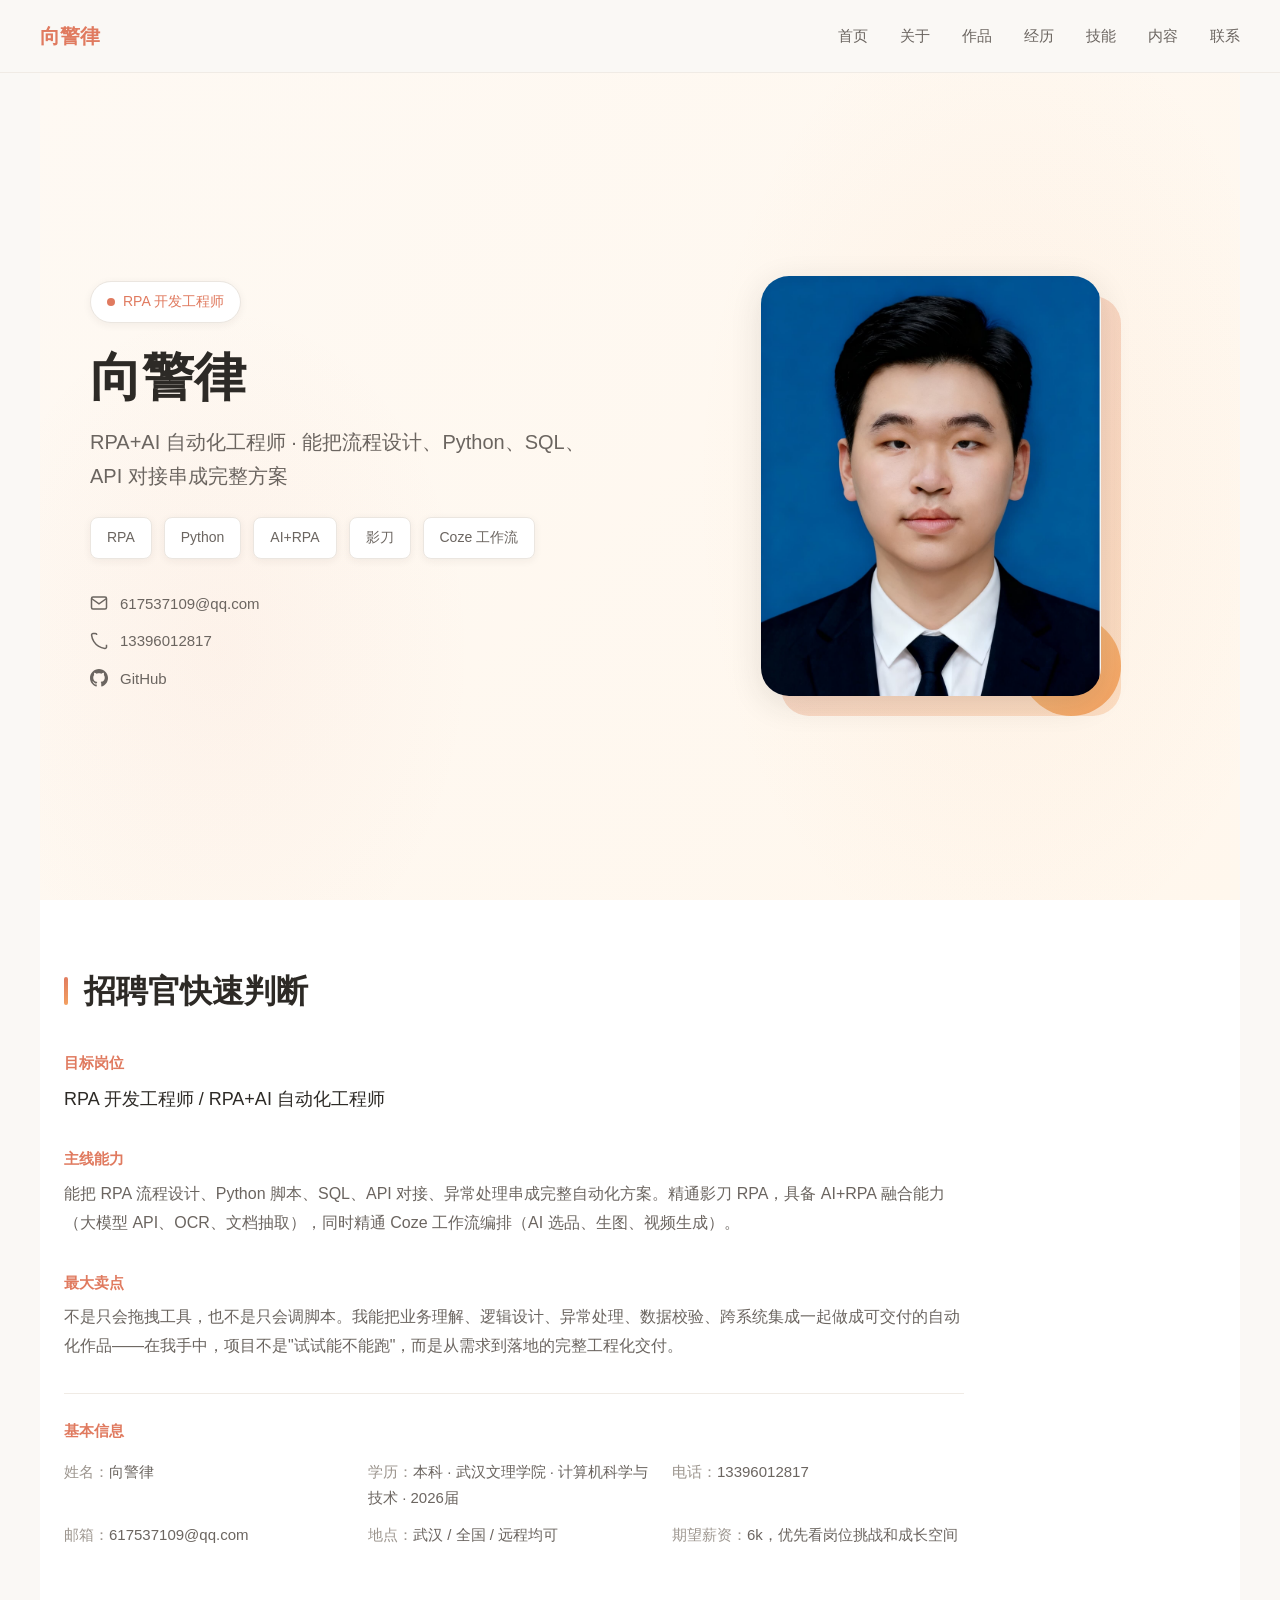
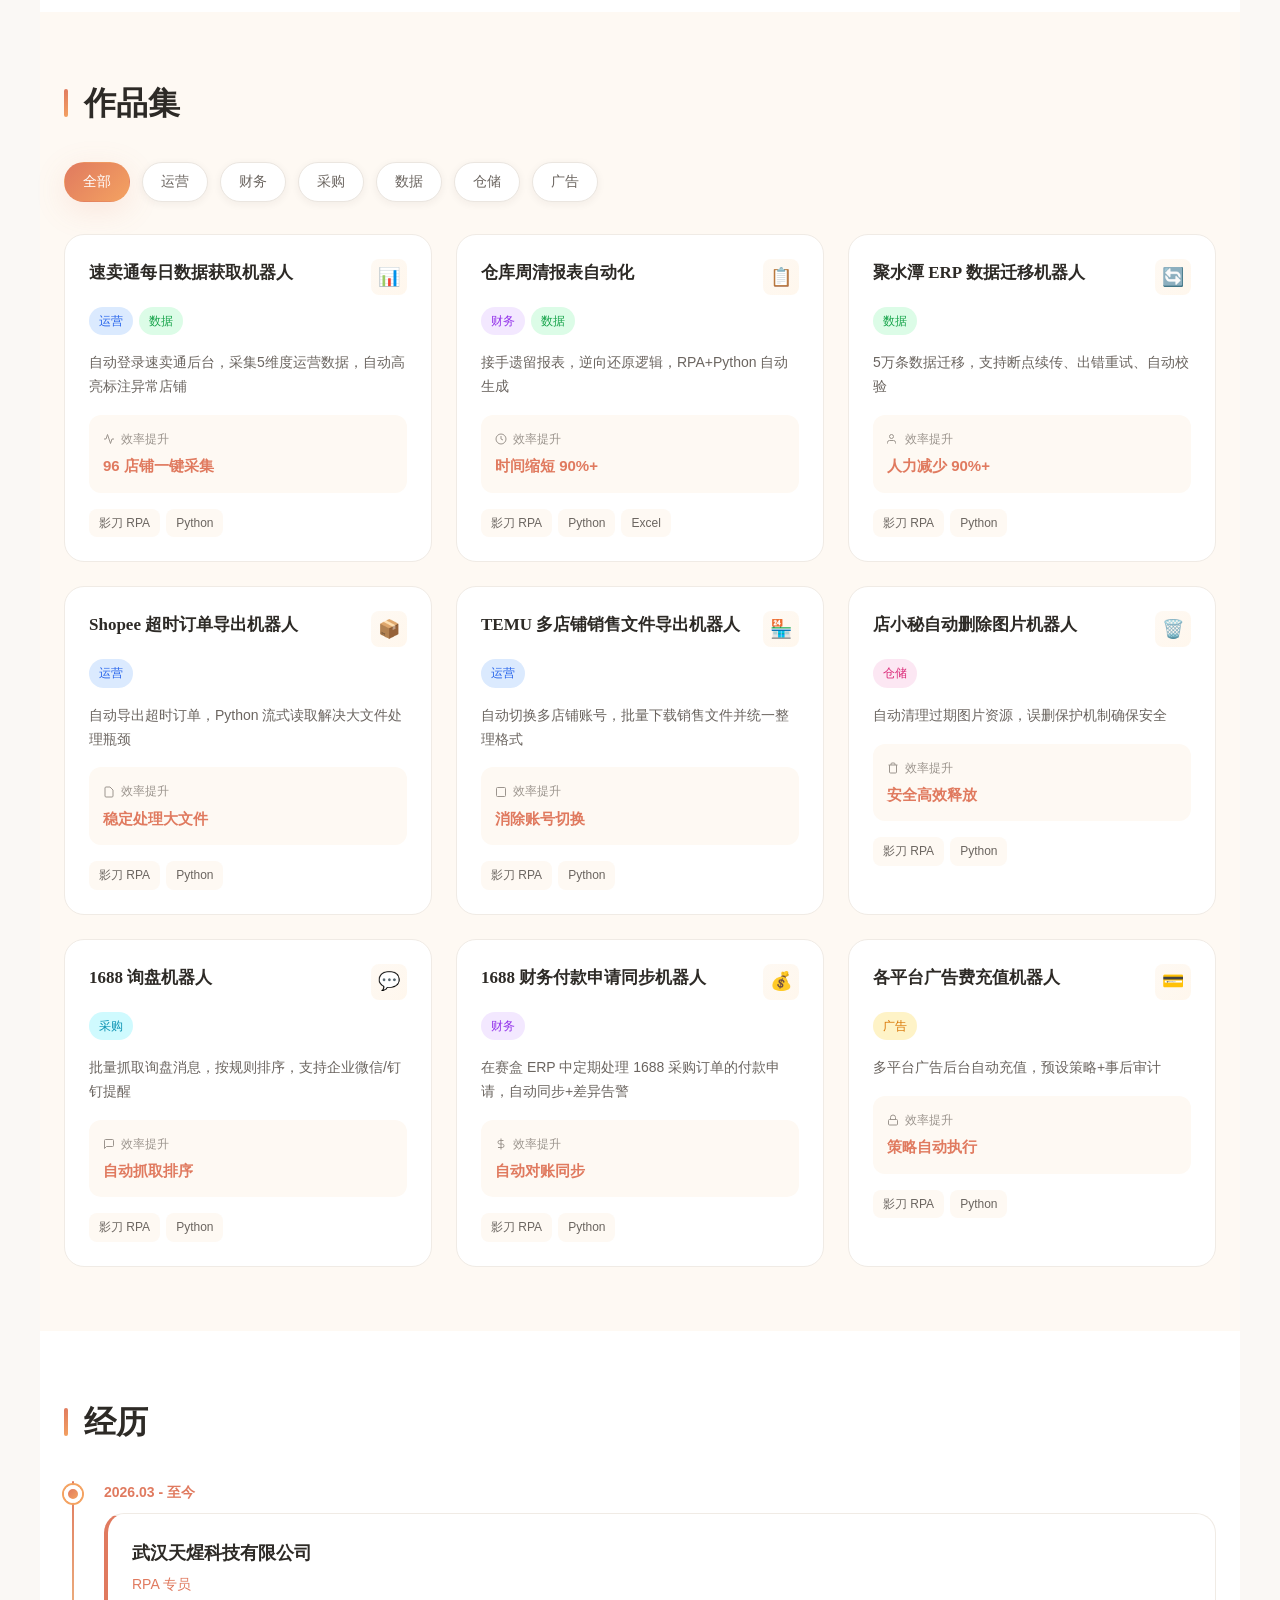
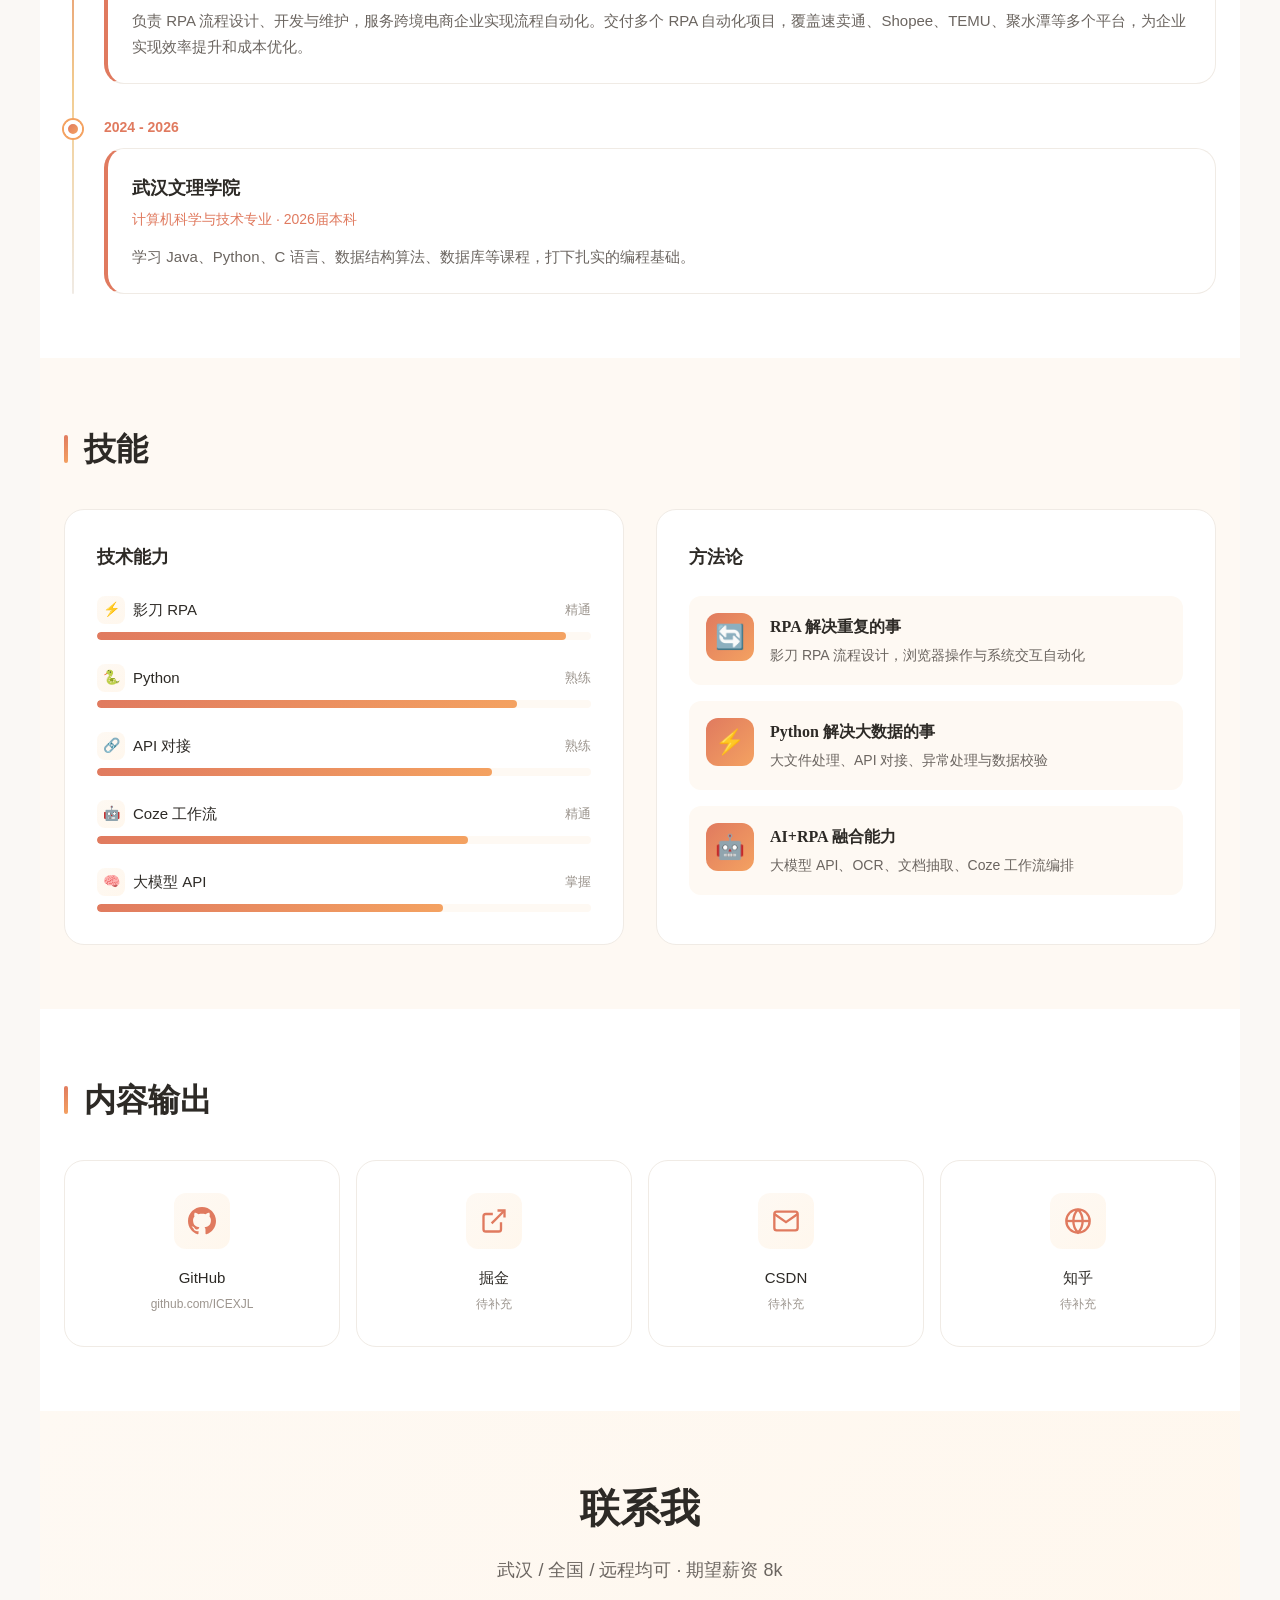
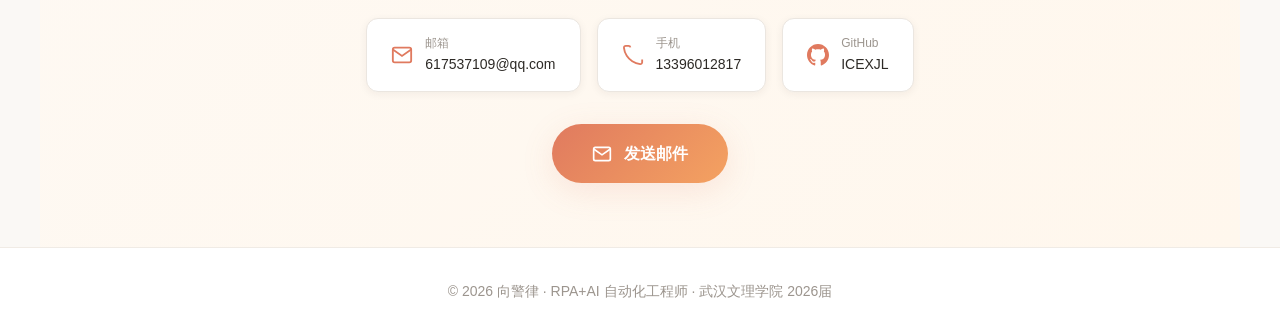
<file: index.html>
<!DOCTYPE html>
<html lang="zh-CN">
<head>
    <meta charset="UTF-8">
    <meta name="viewport" content="width=device-width, initial-scale=1.0">
    <title>向警律 - RPA开发工程师</title>
    <style>
        /* ========== CSS Variables - Warm Light Theme ========== */
        :root {
            --bg-primary: #faf8f5;
            --bg-secondary: #ffffff;
            --bg-card: #ffffff;
            --bg-warm: #fef9f3;
            --bg-accent: #fff7ed;
            
            /* Warm Colors - Orange/Coral/Peach */
            --primary: #e07a5f;
            --primary-light: #f4a261;
            --primary-dark: #c45c3e;
            --accent: #f2cc8f;
            --accent-warm: #fde8d8;
            
            /* Neutrals */
            --text-primary: #2d2a26;
            --text-secondary: #6b6560;
            --text-muted: #9c958e;
            --border-color: #ebe6e0;
            --border-light: #f0ebe5;
            
            /* Shadows */
            --shadow-sm: 0 2px 8px rgba(45, 42, 38, 0.06);
            --shadow-md: 0 4px 16px rgba(45, 42, 38, 0.08);
            --shadow-lg: 0 8px 32px rgba(45, 42, 38, 0.12);
            --shadow-warm: 0 8px 32px rgba(224, 122, 95, 0.15);
            
            /* Gradients */
            --gradient-primary: linear-gradient(135deg, #e07a5f 0%, #f4a261 100%);
            --gradient-warm: linear-gradient(135deg, #fef9f3 0%, #fff7ed 100%);
            --gradient-accent: linear-gradient(135deg, #f2cc8f 0%, #f4a261 100%);
            
            /* Typography */
            --font-display: 'Noto Serif SC', 'Songti SC', serif;
            --font-body: -apple-system, BlinkMacSystemFont, 'Segoe UI', 'PingFang SC', 'Hiragino Sans GB', 'Microsoft YaHei', sans-serif;
            
            /* Spacing */
            --space-xs: 8px;
            --space-sm: 12px;
            --space-md: 16px;
            --space-lg: 24px;
            --space-xl: 32px;
            --space-2xl: 48px;
            --space-3xl: 64px;
            
            /* Border Radius */
            --radius-sm: 8px;
            --radius-md: 12px;
            --radius-lg: 20px;
            --radius-xl: 28px;
            
            /* Transitions */
            --transition-fast: 150ms ease;
            --transition-normal: 250ms ease;
            --transition-slow: 400ms ease;
        }

        /* ========== Reset ========== */
        * {
            margin: 0;
            padding: 0;
            box-sizing: border-box;
        }

        html {
            scroll-behavior: smooth;
        }

        body {
            font-family: var(--font-body);
            background: var(--bg-primary);
            color: var(--text-primary);
            line-height: 1.7;
            min-height: 100vh;
        }

        a {
            color: inherit;
            text-decoration: none;
        }

        img {
            max-width: 100%;
        }

        /* ========== Navigation ========== */
        .nav {
            position: fixed;
            top: 0;
            left: 0;
            right: 0;
            z-index: 1000;
            background: rgba(250, 248, 245, 0.95);
            backdrop-filter: blur(10px);
            border-bottom: 1px solid var(--border-light);
            padding: 0 var(--space-lg);
        }

        .nav-container {
            max-width: 1200px;
            margin: 0 auto;
            display: flex;
            align-items: center;
            justify-content: space-between;
            height: 72px;
        }

        .nav-logo {
            font-family: var(--font-display);
            font-size: 20px;
            font-weight: 600;
            color: var(--primary);
        }

        .nav-links {
            display: flex;
            gap: var(--space-xl);
            list-style: none;
        }

        .nav-links a {
            font-size: 15px;
            color: var(--text-secondary);
            transition: color var(--transition-fast);
            position: relative;
            padding: 4px 0;
        }

        .nav-links a:hover {
            color: var(--primary);
        }

        .nav-links a::after {
            content: '';
            position: absolute;
            bottom: 0;
            left: 0;
            width: 0;
            height: 2px;
            background: var(--gradient-primary);
            transition: width var(--transition-normal);
            border-radius: 1px;
        }

        .nav-links a:hover::after {
            width: 100%;
        }

        .nav-toggle {
            display: none;
            flex-direction: column;
            gap: 5px;
            cursor: pointer;
            padding: 8px;
        }

        .nav-toggle span {
            width: 24px;
            height: 2px;
            background: var(--text-primary);
            border-radius: 1px;
        }

        /* ========== Main Content ========== */
        main {
            padding-top: 72px;
        }

        section {
            padding: var(--space-3xl) var(--space-lg);
            max-width: 1200px;
            margin: 0 auto;
        }

        .section-title {
            font-family: var(--font-display);
            font-size: 32px;
            font-weight: 600;
            color: var(--text-primary);
            margin-bottom: var(--space-xl);
            display: flex;
            align-items: center;
            gap: var(--space-md);
        }

        .section-title::before {
            content: '';
            width: 4px;
            height: 28px;
            background: var(--gradient-primary);
            border-radius: 2px;
        }

        /* ========== Hero Section ========== */
        .hero {
            min-height: calc(100vh - 72px);
            display: flex;
            align-items: center;
            justify-content: center;
            padding: var(--space-3xl) var(--space-lg);
            background: var(--gradient-warm);
            position: relative;
            overflow: hidden;
        }

        .hero::before {
            content: '';
            position: absolute;
            top: -20%;
            right: -10%;
            width: 60%;
            height: 140%;
            background: radial-gradient(ellipse at center, rgba(244, 162, 97, 0.08) 0%, transparent 60%);
            pointer-events: none;
        }

        .hero::after {
            content: '';
            position: absolute;
            bottom: -20%;
            left: -10%;
            width: 50%;
            height: 100%;
            background: radial-gradient(ellipse at center, rgba(224, 122, 95, 0.05) 0%, transparent 60%);
            pointer-events: none;
        }

        .hero-content {
            display: grid;
            grid-template-columns: 1fr 1fr;
            gap: var(--space-3xl);
            align-items: center;
            max-width: 1100px;
            position: relative;
            z-index: 1;
        }

        .hero-text {
            animation: fadeInLeft 0.8s ease-out;
        }

        @keyframes fadeInLeft {
            from { opacity: 0; transform: translateX(-30px); }
            to { opacity: 1; transform: translateX(0); }
        }

        .hero-badge {
            display: inline-flex;
            align-items: center;
            gap: var(--space-xs);
            padding: 8px 16px;
            background: var(--bg-card);
            border: 1px solid var(--border-color);
            border-radius: 50px;
            font-size: 14px;
            color: var(--primary);
            margin-bottom: var(--space-lg);
            box-shadow: var(--shadow-sm);
        }

        .hero-badge-dot {
            width: 8px;
            height: 8px;
            background: var(--primary);
            border-radius: 50%;
            animation: pulse 2s ease-in-out infinite;
        }

        @keyframes pulse {
            0%, 100% { opacity: 1; }
            50% { opacity: 0.5; }
        }

        .hero-name {
            font-family: var(--font-display);
            font-size: 52px;
            font-weight: 700;
            color: var(--text-primary);
            line-height: 1.2;
            margin-bottom: var(--space-md);
            animation: fadeInLeft 0.8s ease-out 0.1s both;
        }

        .hero-title {
            font-size: 20px;
            color: var(--text-secondary);
            margin-bottom: var(--space-lg);
            animation: fadeInLeft 0.8s ease-out 0.2s both;
        }

        .hero-tags {
            display: flex;
            flex-wrap: wrap;
            gap: var(--space-sm);
            margin-bottom: var(--space-xl);
            animation: fadeInLeft 0.8s ease-out 0.3s both;
        }

        .hero-tag {
            padding: 8px 16px;
            background: var(--bg-card);
            border: 1px solid var(--border-color);
            border-radius: var(--radius-sm);
            font-size: 14px;
            color: var(--text-secondary);
            transition: all var(--transition-normal);
            box-shadow: var(--shadow-sm);
        }

        .hero-tag:hover {
            border-color: var(--primary);
            color: var(--primary);
            transform: translateY(-2px);
            box-shadow: var(--shadow-md);
        }

        .hero-contact {
            display: flex;
            flex-direction: column;
            gap: var(--space-sm);
            animation: fadeInLeft 0.8s ease-out 0.4s both;
        }

        .hero-contact-item {
            display: flex;
            align-items: center;
            gap: var(--space-sm);
            font-size: 15px;
            color: var(--text-secondary);
            transition: all var(--transition-normal);
        }

        .hero-contact-item:hover {
            color: var(--primary);
            transform: translateX(4px);
        }

        .hero-contact-item svg {
            width: 18px;
            height: 18px;
            flex-shrink: 0;
        }

        .hero-image {
            display: flex;
            justify-content: center;
            animation: fadeInRight 0.8s ease-out 0.2s both;
        }

        @keyframes fadeInRight {
            from { opacity: 0; transform: translateX(30px); }
            to { opacity: 1; transform: translateX(0); }
        }

        .hero-photo-wrapper {
            position: relative;
            width: 340px;
            height: 420px;
        }

        .hero-photo {
            width: 100%;
            height: 100%;
            object-fit: cover;
            border-radius: var(--radius-xl);
            box-shadow: var(--shadow-lg);
            position: relative;
            z-index: 2;
        }

        .hero-photo-bg {
            position: absolute;
            top: 20px;
            left: 20px;
            right: -20px;
            bottom: -20px;
            background: var(--gradient-primary);
            border-radius: var(--radius-xl);
            z-index: 1;
            opacity: 0.3;
        }

        .hero-photo-decoration {
            position: absolute;
            bottom: -20px;
            right: -20px;
            width: 100px;
            height: 100px;
            background: var(--gradient-accent);
            border-radius: 50%;
            z-index: 0;
        }

        /* ========== About Section ========== */
        .about {
            background: var(--bg-secondary);
        }

        .about-grid {
            display: grid;
            grid-template-columns: repeat(3, 1fr);
            gap: var(--space-lg);
        }

        .about-card {
            background: var(--bg-card);
            border: 1px solid var(--border-light);
            border-radius: var(--radius-lg);
            padding: var(--space-xl);
            transition: all var(--transition-normal);
            opacity: 0;
            transform: translateY(30px);
        }

        .about-card.visible {
            opacity: 1;
            transform: translateY(0);
        }

        .about-card:hover {
            border-color: var(--accent);
            box-shadow: var(--shadow-warm);
            transform: translateY(-4px);
        }

        .about-card-icon {
            width: 56px;
            height: 56px;
            background: var(--gradient-warm);
            border-radius: var(--radius-md);
            display: flex;
            align-items: center;
            justify-content: center;
            margin-bottom: var(--space-md);
            font-size: 28px;
        }

        .about-card-title {
            font-family: var(--font-display);
            font-size: 18px;
            font-weight: 600;
            color: var(--text-primary);
            margin-bottom: var(--space-sm);
        }

        .about-card-text {
            font-size: 15px;
            color: var(--text-secondary);
            line-height: 1.8;
        }

        /* ========== Projects Section ========== */
        .projects {
            background: var(--bg-warm);
        }

        .projects-filters {
            display: flex;
            flex-wrap: wrap;
            gap: var(--space-sm);
            margin-bottom: var(--space-xl);
        }

        .filter-btn {
            padding: 10px 18px;
            background: var(--bg-card);
            border: 1px solid var(--border-color);
            border-radius: 50px;
            font-size: 14px;
            color: var(--text-secondary);
            cursor: pointer;
            transition: all var(--transition-fast);
            box-shadow: var(--shadow-sm);
        }

        .filter-btn:hover {
            border-color: var(--primary);
            color: var(--primary);
        }

        .filter-btn.active {
            background: var(--gradient-primary);
            border-color: transparent;
            color: white;
            box-shadow: var(--shadow-warm);
        }

        .projects-grid {
            display: grid;
            grid-template-columns: repeat(3, 1fr);
            gap: var(--space-lg);
        }

        .project-card {
            background: var(--bg-card);
            border: 1px solid var(--border-light);
            border-radius: var(--radius-lg);
            padding: var(--space-lg);
            transition: all var(--transition-normal);
            opacity: 0;
            transform: translateY(30px);
        }

        .project-card.visible {
            opacity: 1;
            transform: translateY(0);
        }

        .project-card:hover {
            border-color: var(--accent);
            box-shadow: var(--shadow-lg);
            transform: translateY(-6px);
        }

        .project-card.hidden {
            display: none;
        }

        .project-header {
            display: flex;
            justify-content: space-between;
            align-items: flex-start;
            margin-bottom: var(--space-sm);
        }

        .project-name {
            font-family: var(--font-display);
            font-size: 17px;
            font-weight: 600;
            color: var(--text-primary);
            flex: 1;
        }

        .project-icon {
            width: 36px;
            height: 36px;
            background: var(--gradient-warm);
            border-radius: var(--radius-sm);
            display: flex;
            align-items: center;
            justify-content: center;
            font-size: 18px;
            flex-shrink: 0;
        }

        .project-tags {
            display: flex;
            flex-wrap: wrap;
            gap: 6px;
            margin-bottom: var(--space-md);
        }

        .project-tag {
            padding: 4px 10px;
            border-radius: 50px;
            font-size: 12px;
            font-weight: 500;
        }

        .tag-yunying { background: #dbeafe; color: #2563eb; }
        .tag-caiwu { background: #f3e8ff; color: #9333ea; }
        .tag-caigou { background: #cffafe; color: #0891b2; }
        .tag-shuju { background: #dcfce7; color: #16a34a; }
        .tag-cangchu { background: #fce7f3; color: #db2777; }
        .tag-guangao { background: #fef3c7; color: #d97706; }
        .tag-jishu { background: #fef3f2; color: #e07a5f; }

        .project-desc {
            font-size: 14px;
            color: var(--text-secondary);
            line-height: 1.7;
            margin-bottom: var(--space-md);
        }

        .project-stats {
            background: var(--bg-warm);
            border-radius: var(--radius-md);
            padding: 14px;
            margin-bottom: var(--space-md);
        }

        .project-stats-label {
            font-size: 12px;
            color: var(--text-muted);
            margin-bottom: 4px;
            display: flex;
            align-items: center;
            gap: 6px;
        }

        .project-stats-value {
            font-size: 15px;
            font-weight: 600;
            color: var(--primary);
        }

        .project-tech {
            display: flex;
            flex-wrap: wrap;
            gap: 6px;
        }

        .project-tech-tag {
            padding: 4px 10px;
            background: var(--bg-warm);
            border-radius: var(--radius-sm);
            font-size: 12px;
            color: var(--text-secondary);
        }

        /* ========== Experience Section ========== */
        .experience {
            background: var(--bg-secondary);
        }

        .timeline {
            position: relative;
            padding-left: 40px;
        }

        .timeline::before {
            content: '';
            position: absolute;
            left: 8px;
            top: 0;
            bottom: 0;
            width: 2px;
            background: linear-gradient(to bottom, var(--primary), var(--accent), var(--border-light));
            border-radius: 1px;
        }

        .timeline-item {
            position: relative;
            padding-bottom: var(--space-xl);
            opacity: 0;
            transform: translateX(-20px);
        }

        .timeline-item.visible {
            opacity: 1;
            transform: translateX(0);
        }

        .timeline-item:last-child {
            padding-bottom: 0;
        }

        .timeline-dot {
            position: absolute;
            left: -40px;
            top: 4px;
            width: 18px;
            height: 18px;
            background: var(--gradient-primary);
            border-radius: 50%;
            border: 4px solid var(--bg-secondary);
            box-shadow: 0 0 0 2px var(--primary-light);
        }

        .timeline-date {
            font-size: 14px;
            font-weight: 600;
            color: var(--primary);
            margin-bottom: var(--space-xs);
        }

        .timeline-card {
            background: var(--bg-card);
            border: 1px solid var(--border-light);
            border-left: 4px solid var(--primary);
            border-radius: var(--radius-lg);
            padding: var(--space-lg);
            transition: all var(--transition-normal);
        }

        .timeline-card:hover {
            box-shadow: var(--shadow-md);
            transform: translateX(4px);
        }

        .timeline-company {
            font-family: var(--font-display);
            font-size: 18px;
            font-weight: 600;
            color: var(--text-primary);
            margin-bottom: 4px;
        }

        .timeline-position {
            font-size: 14px;
            color: var(--primary);
            margin-bottom: var(--space-sm);
        }

        .timeline-desc {
            font-size: 15px;
            color: var(--text-secondary);
            line-height: 1.7;
        }

        /* ========== Skills Section ========== */
        .skills {
            background: var(--bg-warm);
        }

        .skills-container {
            display: grid;
            grid-template-columns: 1fr 1fr;
            gap: var(--space-xl);
        }

        .skills-chart {
            background: var(--bg-card);
            border: 1px solid var(--border-light);
            border-radius: var(--radius-lg);
            padding: var(--space-xl);
            opacity: 0;
            transform: translateY(30px);
        }

        .skills-chart.visible {
            opacity: 1;
            transform: translateY(0);
        }

        .skills-chart-title {
            font-family: var(--font-display);
            font-size: 18px;
            font-weight: 600;
            color: var(--text-primary);
            margin-bottom: var(--space-lg);
        }

        .skill-item {
            margin-bottom: var(--space-lg);
        }

        .skill-item:last-child {
            margin-bottom: 0;
        }

        .skill-header {
            display: flex;
            justify-content: space-between;
            align-items: center;
            margin-bottom: var(--space-xs);
        }

        .skill-name {
            font-size: 15px;
            color: var(--text-primary);
            display: flex;
            align-items: center;
            gap: var(--space-xs);
        }

        .skill-icon {
            width: 28px;
            height: 28px;
            background: var(--gradient-warm);
            border-radius: var(--radius-sm);
            display: flex;
            align-items: center;
            justify-content: center;
            font-size: 14px;
        }

        .skill-level {
            font-size: 13px;
            color: var(--text-muted);
        }

        .skill-bar {
            height: 8px;
            background: var(--bg-warm);
            border-radius: 4px;
            overflow: hidden;
        }

        .skill-progress {
            height: 100%;
            background: var(--gradient-primary);
            border-radius: 4px;
            width: 0;
            transition: width 1.2s ease-out;
        }

        .skill-item.visible .skill-progress {
            width: var(--progress);
        }

        .skills-method {
            background: var(--bg-card);
            border: 1px solid var(--border-light);
            border-radius: var(--radius-lg);
            padding: var(--space-xl);
            opacity: 0;
            transform: translateY(30px);
        }

        .skills-method.visible {
            opacity: 1;
            transform: translateY(0);
        }

        .method-item {
            display: flex;
            gap: var(--space-md);
            padding: var(--space-md);
            background: var(--bg-warm);
            border-radius: var(--radius-md);
            margin-bottom: var(--space-md);
            transition: all var(--transition-normal);
            border: 1px solid transparent;
        }

        .method-item:last-child {
            margin-bottom: 0;
        }

        .method-item:hover {
            border-color: var(--accent);
            transform: translateX(4px);
        }

        .method-icon {
            width: 48px;
            height: 48px;
            background: var(--gradient-primary);
            border-radius: var(--radius-md);
            display: flex;
            align-items: center;
            justify-content: center;
            flex-shrink: 0;
            font-size: 24px;
        }

        .method-content h4 {
            font-family: var(--font-display);
            font-size: 16px;
            font-weight: 600;
            color: var(--text-primary);
            margin-bottom: 4px;
        }

        .method-content p {
            font-size: 14px;
            color: var(--text-secondary);
        }

        /* ========== Content Section ========== */
        .content {
            background: var(--bg-secondary);
        }

        .content-grid {
            display: grid;
            grid-template-columns: repeat(4, 1fr);
            gap: var(--space-md);
        }

        .content-card {
            background: var(--bg-card);
            border: 1px solid var(--border-light);
            border-radius: var(--radius-lg);
            padding: var(--space-xl) var(--space-md);
            text-align: center;
            transition: all var(--transition-normal);
            opacity: 0;
            transform: translateY(20px);
        }

        .content-card.visible {
            opacity: 1;
            transform: translateY(0);
        }

        .content-card:hover {
            border-color: var(--accent);
            box-shadow: var(--shadow-warm);
            transform: translateY(-4px);
        }

        .content-icon {
            width: 56px;
            height: 56px;
            margin: 0 auto var(--space-md);
            background: var(--gradient-warm);
            border-radius: var(--radius-md);
            display: flex;
            align-items: center;
            justify-content: center;
        }

        .content-icon svg {
            width: 28px;
            height: 28px;
            color: var(--primary);
        }

        .content-name {
            font-size: 15px;
            font-weight: 500;
            color: var(--text-primary);
            margin-bottom: 4px;
        }

        .content-link {
            font-size: 12px;
            color: var(--text-muted);
            word-break: break-all;
        }

        /* ========== Contact Section ========== */
        .contact {
            text-align: center;
            padding: var(--space-3xl) var(--space-lg);
            background: var(--gradient-warm);
        }

        .contact-title {
            font-family: var(--font-display);
            font-size: 40px;
            font-weight: 700;
            color: var(--text-primary);
            margin-bottom: var(--space-sm);
        }

        .contact-subtitle {
            font-size: 18px;
            color: var(--text-secondary);
            margin-bottom: var(--space-xl);
        }

        .contact-methods {
            display: flex;
            justify-content: center;
            gap: var(--space-md);
            margin-bottom: var(--space-xl);
            flex-wrap: wrap;
        }

        .contact-item {
            display: flex;
            align-items: center;
            gap: var(--space-sm);
            padding: 14px 24px;
            background: var(--bg-card);
            border: 1px solid var(--border-color);
            border-radius: var(--radius-md);
            transition: all var(--transition-normal);
            box-shadow: var(--shadow-sm);
        }

        .contact-item:hover {
            border-color: var(--primary);
            box-shadow: var(--shadow-warm);
            transform: translateY(-2px);
        }

        .contact-item svg {
            width: 22px;
            height: 22px;
            color: var(--primary);
        }

        .contact-item-text {
            text-align: left;
        }

        .contact-item-label {
            font-size: 12px;
            color: var(--text-muted);
        }

        .contact-item-value {
            font-size: 14px;
            color: var(--text-primary);
        }

        .contact-cta {
            display: inline-flex;
            align-items: center;
            gap: var(--space-sm);
            padding: 16px 40px;
            background: var(--gradient-primary);
            border-radius: 50px;
            font-size: 16px;
            font-weight: 600;
            color: white;
            transition: all var(--transition-normal);
            box-shadow: var(--shadow-warm);
        }

        .contact-cta:hover {
            transform: translateY(-3px);
            box-shadow: 0 12px 40px rgba(224, 122, 95, 0.3);
        }

        .contact-cta:active {
            transform: scale(0.98);
        }

        /* ========== Footer ========== */
        footer {
            text-align: center;
            padding: var(--space-xl) var(--space-lg);
            background: var(--bg-secondary);
            border-top: 1px solid var(--border-light);
            color: var(--text-muted);
            font-size: 14px;
        }

        /* ========== Responsive ========== */
        @media (max-width: 1024px) {
            .hero-content {
                grid-template-columns: 1fr;
                text-align: center;
                gap: var(--space-xl);
            }

            .hero-image {
                order: -1;
            }

            .hero-photo-wrapper {
                width: 280px;
                height: 350px;
            }

            .hero-tags {
                justify-content: center;
            }

            .hero-contact {
                align-items: center;
            }

            .about-grid {
                grid-template-columns: 1fr;
            }

            .projects-grid {
                grid-template-columns: repeat(2, 1fr);
            }

            .skills-container {
                grid-template-columns: 1fr;
            }

            .content-grid {
                grid-template-columns: repeat(3, 1fr);
            }
        }

        @media (max-width: 768px) {
            .nav-links {
                display: none;
                position: absolute;
                top: 72px;
                left: 0;
                right: 0;
                background: rgba(250, 248, 245, 0.98);
                flex-direction: column;
                padding: var(--space-lg);
                gap: var(--space-md);
                border-bottom: 1px solid var(--border-light);
            }

            .nav-links.active {
                display: flex;
            }

            .nav-toggle {
                display: flex;
            }

            section {
                padding: var(--space-2xl) var(--space-md);
            }

            .section-title {
                font-size: 26px;
            }

            .hero {
                min-height: auto;
                padding: 100px var(--space-md) var(--space-2xl);
            }

            .hero-name {
                font-size: 36px;
            }

            .hero-title {
                font-size: 16px;
            }

            .hero-photo-wrapper {
                width: 240px;
                height: 300px;
            }

            .projects-grid {
                grid-template-columns: 1fr;
            }

            .content-grid {
                grid-template-columns: repeat(2, 1fr);
            }

            .contact-methods {
                flex-direction: column;
                align-items: center;
            }

            .contact-item {
                width: 100%;
                max-width: 300px;
            }
        }

        /* ========== Animation ========== */
        .fade-in {
            opacity: 0;
            transform: translateY(20px);
        }

        .fade-in.visible {
            opacity: 1;
            transform: translateY(0);
        }
    </style>
</head>
<body>
    <!-- Navigation -->
    <nav class="nav">
        <div class="nav-container">
            <div class="nav-logo">向警律</div>
            <ul class="nav-links" id="navLinks">
                <li><a href="#hero">首页</a></li>
                <li><a href="#about">关于</a></li>
                <li><a href="#projects">作品</a></li>
                <li><a href="#experience">经历</a></li>
                <li><a href="#skills">技能</a></li>
                <li><a href="#content">内容</a></li>
                <li><a href="#contact">联系</a></li>
            </ul>
            <div class="nav-toggle" id="navToggle">
                <span></span>
                <span></span>
                <span></span>
            </div>
        </div>
    </nav>

    <main>
        <!-- Hero Section -->
        <section class="hero" id="hero">
            <div class="hero-content">
                <div class="hero-text">
                    <div class="hero-badge">
                        <span class="hero-badge-dot"></span>
                        RPA 开发工程师
                    </div>
                    <h1 class="hero-name">向警律</h1>
                    <p class="hero-title">RPA+AI 自动化工程师 · 能把流程设计、Python、SQL、API 对接串成完整方案</p>
                    <div class="hero-tags">
                        <span class="hero-tag">RPA</span>
                        <span class="hero-tag">Python</span>
                        <span class="hero-tag">AI+RPA</span>
                        <span class="hero-tag">影刀</span>
                        <span class="hero-tag">Coze 工作流</span>
                    </div>
                    <div class="hero-contact">
                        <a href="mailto:617537109@qq.com" class="hero-contact-item">
                            <svg viewBox="0 0 24 24" fill="none" stroke="currentColor" stroke-width="2">
                                <rect x="2" y="4" width="20" height="16" rx="2"/>
                                <path d="M22 6l-10 7L2 6"/>
                            </svg>
                            617537109@qq.com
                        </a>
                        <a href="tel:13396012817" class="hero-contact-item">
                            <svg viewBox="0 0 24 24" fill="none" stroke="currentColor" stroke-width="2">
                                <path d="M22 16.92v3a2 2 0 0 1-2.18 2 19.79 19.79 0 0 1-8.63-3.07 19.5 19.5 0 0 1-6-6 19.79 19.79 0 0 1-3.07-8.67A2 2 0 0 1 4.11 2h3a2 2 0 0 1 2 1.72"/>
                            </svg>
                            13396012817
                        </a>
                        <a href="https://github.com/ICEXJL/13396012817" target="_blank" class="hero-contact-item">
                            <svg viewBox="0 0 24 24" fill="currentColor">
                                <path d="M12 0c-6.626 0-12 5.373-12 12 0 5.302 3.438 9.8 8.207 11.387.599.111.793-.261.793-.577v-2.234c-3.338.726-4.033-1.416-4.033-1.416-.546-1.387-1.333-1.756-1.333-1.756-1.089-.745.083-.729.083-.729 1.205.084 1.839 1.237 1.839 1.237 1.07 1.834 2.807 1.304 3.492.997.107-.775.418-1.305.762-1.604-2.665-.305-5.467-1.334-5.467-5.931 0-1.311.469-2.381 1.236-3.221-.124-.303-.535-1.524.117-3.176 0 0 1.008-.322 3.301 1.23.957-.266 1.983-.399 3.003-.404 1.02.005 2.047.138 3.006.404 2.291-1.552 3.297-1.23 3.297-1.23.653 1.653.242 2.874.118 3.176.77.84 1.235 1.911 1.235 3.221 0 4.609-2.807 5.624-5.479 5.921.43.372.823 1.102.823 2.222v3.293c0 .319.192.694.801.576 4.765-1.589 8.199-6.086 8.199-11.386 0-6.627-5.373-12-12-12z"/>
                            </svg>
                            GitHub
                        </a>
                    </div>
                </div>
                <div class="hero-image">
                    <div class="hero-photo-wrapper">
                        <div class="hero-photo-bg"></div>
                        <img src="photo.jpg" alt="向警律" class="hero-photo">
                        <div class="hero-photo-decoration"></div>
                    </div>
                </div>
            </div>
        </section>

        <!-- About Section -->
        <section class="about" id="about">
            <h2 class="section-title">招聘官快速判断</h2>
            <div style="max-width: 900px;">
                <!-- 目标岗位 -->
                <div style="margin-bottom: 32px;">
                    <div style="font-size: 15px; font-weight: 600; color: var(--primary); margin-bottom: 8px;">目标岗位</div>
                    <p style="font-size: 18px; color: var(--text-primary); font-weight: 500;">RPA 开发工程师 / RPA+AI 自动化工程师</p>
                </div>
                
                <!-- 主线能力 -->
                <div style="margin-bottom: 32px;">
                    <div style="font-size: 15px; font-weight: 600; color: var(--primary); margin-bottom: 8px;">主线能力</div>
                    <p style="font-size: 16px; color: var(--text-secondary); line-height: 1.8;">能把 RPA 流程设计、Python 脚本、SQL、API 对接、异常处理串成完整自动化方案。精通影刀 RPA，具备 AI+RPA 融合能力（大模型 API、OCR、文档抽取），同时精通 Coze 工作流编排（AI 选品、生图、视频生成）。</p>
                </div>
                
                <!-- 最大卖点 -->
                <div style="margin-bottom: 32px;">
                    <div style="font-size: 15px; font-weight: 600; color: var(--primary); margin-bottom: 8px;">最大卖点</div>
                    <p style="font-size: 16px; color: var(--text-secondary); line-height: 1.8;">不是只会拖拽工具，也不是只会调脚本。我能把业务理解、逻辑设计、异常处理、数据校验、跨系统集成一起做成可交付的自动化作品——在我手中，项目不是"试试能不能跑"，而是从需求到落地的完整工程化交付。</p>
                </div>

                <!-- 基本信息 -->
                <div style="padding-top: 24px; border-top: 1px solid var(--border-light);">
                    <div style="font-size: 15px; font-weight: 600; color: var(--primary); margin-bottom: 16px;">基本信息</div>
                    <div style="display: grid; grid-template-columns: repeat(auto-fit, minmax(250px, 1fr)); gap: 12px;">
                        <div style="font-size: 15px; color: var(--text-secondary);">
                            <span style="color: var(--text-muted);">姓名：</span>向警律
                        </div>
                        <div style="font-size: 15px; color: var(--text-secondary);">
                            <span style="color: var(--text-muted);">学历：</span>本科 · 武汉文理学院 · 计算机科学与技术 · 2026届
                        </div>
                        <div style="font-size: 15px; color: var(--text-secondary);">
                            <span style="color: var(--text-muted);">电话：</span>13396012817
                        </div>
                        <div style="font-size: 15px; color: var(--text-secondary);">
                            <span style="color: var(--text-muted);">邮箱：</span>617537109@qq.com
                        </div>
                        <div style="font-size: 15px; color: var(--text-secondary);">
                            <span style="color: var(--text-muted);">地点：</span>武汉 / 全国 / 远程均可
                        </div>
                        <div style="font-size: 15px; color: var(--text-secondary);">
                            <span style="color: var(--text-muted);">期望薪资：</span>6k，优先看岗位挑战和成长空间
                        </div>
                    </div>
                </div>
            </div>
        </section>

        <!-- Projects Section -->
        <section class="projects" id="projects">
            <h2 class="section-title">作品集</h2>
            <div class="projects-filters">
                <button class="filter-btn active" data-filter="all">全部</button>
                <button class="filter-btn" data-filter="yunying">运营</button>
                <button class="filter-btn" data-filter="caiwu">财务</button>
                <button class="filter-btn" data-filter="caigou">采购</button>
                <button class="filter-btn" data-filter="shuju">数据</button>
                <button class="filter-btn" data-filter="cangchu">仓储</button>
                <button class="filter-btn" data-filter="guangao">广告</button>
            </div>
            <div class="projects-grid">
                <!-- 速卖通数据 -->
                <div class="project-card" data-animate data-categories="yunying,shuju">
                    <div class="project-header">
                        <h3 class="project-name">速卖通每日数据获取机器人</h3>
                        <div class="project-icon">📊</div>
                    </div>
                    <div class="project-tags">
                        <span class="project-tag tag-yunying">运营</span>
                        <span class="project-tag tag-shuju">数据</span>
                    </div>
                    <p class="project-desc">自动登录速卖通后台，采集5维度运营数据，自动高亮标注异常店铺</p>
                    <div class="project-stats">
                        <div class="project-stats-label">
                            <svg width="12" height="12" viewBox="0 0 24 24" fill="none" stroke="currentColor" stroke-width="2">
                                <path d="M22 12h-4l-3 9L9 3l-3 9H2"/>
                            </svg>
                            效率提升
                        </div>
                        <div class="project-stats-value">96 店铺一键采集</div>
                    </div>
                    <div class="project-tech">
                        <span class="project-tech-tag">影刀 RPA</span>
                        <span class="project-tech-tag">Python</span>
                    </div>
                </div>

                <!-- 周清报表 -->
                <div class="project-card" data-animate data-categories="caiwu,shuju">
                    <div class="project-header">
                        <h3 class="project-name">仓库周清报表自动化</h3>
                        <div class="project-icon">📋</div>
                    </div>
                    <div class="project-tags">
                        <span class="project-tag tag-caiwu">财务</span>
                        <span class="project-tag tag-shuju">数据</span>
                    </div>
                    <p class="project-desc">接手遗留报表，逆向还原逻辑，RPA+Python 自动生成</p>
                    <div class="project-stats">
                        <div class="project-stats-label">
                            <svg width="12" height="12" viewBox="0 0 24 24" fill="none" stroke="currentColor" stroke-width="2">
                                <circle cx="12" cy="12" r="10"/>
                                <polyline points="12 6 12 12 16 14"/>
                            </svg>
                            效率提升
                        </div>
                        <div class="project-stats-value">时间缩短 90%+</div>
                    </div>
                    <div class="project-tech">
                        <span class="project-tech-tag">影刀 RPA</span>
                        <span class="project-tech-tag">Python</span>
                        <span class="project-tech-tag">Excel</span>
                    </div>
                </div>

                <!-- 聚水潭 -->
                <div class="project-card" data-animate data-categories="shuju">
                    <div class="project-header">
                        <h3 class="project-name">聚水潭 ERP 数据迁移机器人</h3>
                        <div class="project-icon">🔄</div>
                    </div>
                    <div class="project-tags">
                        <span class="project-tag tag-shuju">数据</span>
                    </div>
                    <p class="project-desc">5万条数据迁移，支持断点续传、出错重试、自动校验</p>
                    <div class="project-stats">
                        <div class="project-stats-label">
                            <svg width="12" height="12" viewBox="0 0 24 24" fill="none" stroke="currentColor" stroke-width="2">
                                <path d="M17 21v-2a4 4 0 0 0-4-4H5a4 4 0 0 0-4 4v2"/>
                                <circle cx="9" cy="7" r="4"/>
                            </svg>
                            效率提升
                        </div>
                        <div class="project-stats-value">人力减少 90%+</div>
                    </div>
                    <div class="project-tech">
                        <span class="project-tech-tag">影刀 RPA</span>
                        <span class="project-tech-tag">Python</span>
                    </div>
                </div>

                <!-- Shopee -->
                <div class="project-card" data-animate data-categories="yunying">
                    <div class="project-header">
                        <h3 class="project-name">Shopee 超时订单导出机器人</h3>
                        <div class="project-icon">📦</div>
                    </div>
                    <div class="project-tags">
                        <span class="project-tag tag-yunying">运营</span>
                    </div>
                    <p class="project-desc">自动导出超时订单，Python 流式读取解决大文件处理瓶颈</p>
                    <div class="project-stats">
                        <div class="project-stats-label">
                            <svg width="12" height="12" viewBox="0 0 24 24" fill="none" stroke="currentColor" stroke-width="2">
                                <path d="M14 2H6a2 2 0 0 0-2 2v16a2 2 0 0 0 2 2h12a2 2 0 0 0 2-2V8z"/>
                            </svg>
                            效率提升
                        </div>
                        <div class="project-stats-value">稳定处理大文件</div>
                    </div>
                    <div class="project-tech">
                        <span class="project-tech-tag">影刀 RPA</span>
                        <span class="project-tech-tag">Python</span>
                    </div>
                </div>

                <!-- TEMU -->
                <div class="project-card" data-animate data-categories="yunying">
                    <div class="project-header">
                        <h3 class="project-name">TEMU 多店铺销售文件导出机器人</h3>
                        <div class="project-icon">🏪</div>
                    </div>
                    <div class="project-tags">
                        <span class="project-tag tag-yunying">运营</span>
                    </div>
                    <p class="project-desc">自动切换多店铺账号，批量下载销售文件并统一整理格式</p>
                    <div class="project-stats">
                        <div class="project-stats-label">
                            <svg width="12" height="12" viewBox="0 0 24 24" fill="none" stroke="currentColor" stroke-width="2">
                                <rect x="3" y="3" width="18" height="18" rx="2" ry="2"/>
                            </svg>
                            效率提升
                        </div>
                        <div class="project-stats-value">消除账号切换</div>
                    </div>
                    <div class="project-tech">
                        <span class="project-tech-tag">影刀 RPA</span>
                        <span class="project-tech-tag">Python</span>
                    </div>
                </div>

                <!-- 店小秘 -->
                <div class="project-card" data-animate data-categories="cangchu">
                    <div class="project-header">
                        <h3 class="project-name">店小秘自动删除图片机器人</h3>
                        <div class="project-icon">🗑️</div>
                    </div>
                    <div class="project-tags">
                        <span class="project-tag tag-cangchu">仓储</span>
                    </div>
                    <p class="project-desc">自动清理过期图片资源，误删保护机制确保安全</p>
                    <div class="project-stats">
                        <div class="project-stats-label">
                            <svg width="12" height="12" viewBox="0 0 24 24" fill="none" stroke="currentColor" stroke-width="2">
                                <polyline points="3 6 5 6 21 6"/>
                                <path d="M19 6v14a2 2 0 0 1-2 2H7a2 2 0 0 1-2-2V6m3 0V4a2 2 0 0 1 2-2h4a2 2 0 0 1 2 2v2"/>
                            </svg>
                            效率提升
                        </div>
                        <div class="project-stats-value">安全高效释放</div>
                    </div>
                    <div class="project-tech">
                        <span class="project-tech-tag">影刀 RPA</span>
                        <span class="project-tech-tag">Python</span>
                    </div>
                </div>

                <!-- 1688询盘 -->
                <div class="project-card" data-animate data-categories="caigou">
                    <div class="project-header">
                        <h3 class="project-name">1688 询盘机器人</h3>
                        <div class="project-icon">💬</div>
                    </div>
                    <div class="project-tags">
                        <span class="project-tag tag-caigou">采购</span>
                    </div>
                    <p class="project-desc">批量抓取询盘消息，按规则排序，支持企业微信/钉钉提醒</p>
                    <div class="project-stats">
                        <div class="project-stats-label">
                            <svg width="12" height="12" viewBox="0 0 24 24" fill="none" stroke="currentColor" stroke-width="2">
                                <path d="M21 15a2 2 0 0 1-2 2H7l-4 4V5a2 2 0 0 1 2-2h14a2 2 0 0 1 2 2z"/>
                            </svg>
                            效率提升
                        </div>
                        <div class="project-stats-value">自动抓取排序</div>
                    </div>
                    <div class="project-tech">
                        <span class="project-tech-tag">影刀 RPA</span>
                        <span class="project-tech-tag">Python</span>
                    </div>
                </div>

                <!-- 1688财务 -->
                <div class="project-card" data-animate data-categories="caiwu">
                    <div class="project-header">
                        <h3 class="project-name">1688 财务付款申请同步机器人</h3>
                        <div class="project-icon">💰</div>
                    </div>
                    <div class="project-tags">
                        <span class="project-tag tag-caiwu">财务</span>
                    </div>
                    <p class="project-desc">在赛盒 ERP 中定期处理 1688 采购订单的付款申请，自动同步+差异告警</p>
                    <div class="project-stats">
                        <div class="project-stats-label">
                            <svg width="12" height="12" viewBox="0 0 24 24" fill="none" stroke="currentColor" stroke-width="2">
                                <line x1="12" y1="1" x2="12" y2="23"/>
                                <path d="M17 5H9.5a3.5 3.5 0 0 0 0 7h5a3.5 3.5 0 0 1 0 7H6"/>
                            </svg>
                            效率提升
                        </div>
                        <div class="project-stats-value">自动对账同步</div>
                    </div>
                    <div class="project-tech">
                        <span class="project-tech-tag">影刀 RPA</span>
                        <span class="project-tech-tag">Python</span>
                    </div>
                </div>

                <!-- 广告充值 -->
                <div class="project-card" data-animate data-categories="guangao">
                    <div class="project-header">
                        <h3 class="project-name">各平台广告费充值机器人</h3>
                        <div class="project-icon">💳</div>
                    </div>
                    <div class="project-tags">
                        <span class="project-tag tag-guangao">广告</span>
                    </div>
                    <p class="project-desc">多平台广告后台自动充值，预设策略+事后审计</p>
                    <div class="project-stats">
                        <div class="project-stats-label">
                            <svg width="12" height="12" viewBox="0 0 24 24" fill="none" stroke="currentColor" stroke-width="2">
                                <rect x="3" y="11" width="18" height="11" rx="2" ry="2"/>
                                <path d="M7 11V7a5 5 0 0 1 10 0v4"/>
                            </svg>
                            效率提升
                        </div>
                        <div class="project-stats-value">策略自动执行</div>
                    </div>
                    <div class="project-tech">
                        <span class="project-tech-tag">影刀 RPA</span>
                        <span class="project-tech-tag">Python</span>
                    </div>
                </div>
            </div>
        </section>

        <!-- Experience Section -->
        <section class="experience" id="experience">
            <h2 class="section-title">经历</h2>
            <div class="timeline">
                <div class="timeline-item" data-animate>
                    <div class="timeline-dot"></div>
                    <div class="timeline-date">2026.03 - 至今</div>
                    <div class="timeline-card">
                        <h3 class="timeline-company">武汉天煋科技有限公司</h3>
                        <p class="timeline-position">RPA 专员</p>
                        <p class="timeline-desc">负责 RPA 流程设计、开发与维护，服务跨境电商企业实现流程自动化。交付多个 RPA 自动化项目，覆盖速卖通、Shopee、TEMU、聚水潭等多个平台，为企业实现效率提升和成本优化。</p>
                    </div>
                </div>
                <div class="timeline-item" data-animate>
                    <div class="timeline-dot"></div>
                    <div class="timeline-date">2024 - 2026</div>
                    <div class="timeline-card">
                        <h3 class="timeline-company">武汉文理学院</h3>
                        <p class="timeline-position">计算机科学与技术专业 · 2026届本科</p>
                        <p class="timeline-desc">学习 Java、Python、C 语言、数据结构算法、数据库等课程，打下扎实的编程基础。</p>
                    </div>
                </div>
            </div>
        </section>

        <!-- Skills Section -->
        <section class="skills" id="skills">
            <h2 class="section-title">技能</h2>
            <div class="skills-container">
                <div class="skills-chart" data-animate>
                    <h3 class="skills-chart-title">技术能力</h3>
                    
                    <div class="skill-item" data-animate style="--progress: 95%;">
                        <div class="skill-header">
                            <span class="skill-name">
                                <span class="skill-icon">⚡</span>
                                影刀 RPA
                            </span>
                            <span class="skill-level">精通</span>
                        </div>
                        <div class="skill-bar">
                            <div class="skill-progress"></div>
                        </div>
                    </div>

                    <div class="skill-item" data-animate style="--progress: 85%;">
                        <div class="skill-header">
                            <span class="skill-name">
                                <span class="skill-icon">🐍</span>
                                Python
                            </span>
                            <span class="skill-level">熟练</span>
                        </div>
                        <div class="skill-bar">
                            <div class="skill-progress"></div>
                        </div>
                    </div>

                    <div class="skill-item" data-animate style="--progress: 80%;">
                        <div class="skill-header">
                            <span class="skill-name">
                                <span class="skill-icon">🔗</span>
                                API 对接
                            </span>
                            <span class="skill-level">熟练</span>
                        </div>
                        <div class="skill-bar">
                            <div class="skill-progress"></div>
                        </div>
                    </div>

                    <div class="skill-item" data-animate style="--progress: 75%;">
                        <div class="skill-header">
                            <span class="skill-name">
                                <span class="skill-icon">🤖</span>
                                Coze 工作流
                            </span>
                            <span class="skill-level">精通</span>
                        </div>
                        <div class="skill-bar">
                            <div class="skill-progress"></div>
                        </div>
                    </div>

                    <div class="skill-item" data-animate style="--progress: 70%;">
                        <div class="skill-header">
                            <span class="skill-name">
                                <span class="skill-icon">🧠</span>
                                大模型 API
                            </span>
                            <span class="skill-level">掌握</span>
                        </div>
                        <div class="skill-bar">
                            <div class="skill-progress"></div>
                        </div>
                    </div>
                </div>

                <div class="skills-method" data-animate>
                    <h3 class="skills-chart-title">方法论</h3>
                    <div class="method-item">
                        <div class="method-icon">🔄</div>
                        <div class="method-content">
                            <h4>RPA 解决重复的事</h4>
                            <p>影刀 RPA 流程设计，浏览器操作与系统交互自动化</p>
                        </div>
                    </div>
                    <div class="method-item">
                        <div class="method-icon">⚡</div>
                        <div class="method-content">
                            <h4>Python 解决大数据的事</h4>
                            <p>大文件处理、API 对接、异常处理与数据校验</p>
                        </div>
                    </div>
                    <div class="method-item">
                        <div class="method-icon">🤖</div>
                        <div class="method-content">
                            <h4>AI+RPA 融合能力</h4>
                            <p>大模型 API、OCR、文档抽取、Coze 工作流编排</p>
                        </div>
                    </div>
                </div>
            </div>
        </section>

        <!-- Content Section -->
        <section class="content" id="content">
            <h2 class="section-title">内容输出</h2>
            <div class="content-grid">
                <a href="https://github.com/ICEXJL/13396012817" target="_blank" class="content-card" data-animate>
                    <div class="content-icon">
                        <svg viewBox="0 0 24 24" fill="currentColor">
                            <path d="M12 0c-6.626 0-12 5.373-12 12 0 5.302 3.438 9.8 8.207 11.387.599.111.793-.261.793-.577v-2.234c-3.338.726-4.033-1.416-4.033-1.416-.546-1.387-1.333-1.756-1.333-1.756-1.089-.745.083-.729.083-.729 1.205.084 1.839 1.237 1.839 1.237 1.07 1.834 2.807 1.304 3.492.997.107-.775.418-1.305.762-1.604-2.665-.305-5.467-1.334-5.467-5.931 0-1.311.469-2.381 1.236-3.221-.124-.303-.535-1.524.117-3.176 0 0 1.008-.322 3.301 1.23.957-.266 1.983-.399 3.003-.404 1.02.005 2.047.138 3.006.404 2.291-1.552 3.297-1.23 3.297-1.23.653 1.653.242 2.874.118 3.176.77.84 1.235 1.911 1.235 3.221 0 4.609-2.807 5.624-5.479 5.921.43.372.823 1.102.823 2.222v3.293c0 .319.192.694.801.576 4.765-1.589 8.199-6.086 8.199-11.386 0-6.627-5.373-12-12-12z"/>
                        </svg>
                    </div>
                    <p class="content-name">GitHub</p>
                    <p class="content-link">github.com/ICEXJL</p>
                </a>
                <div class="content-card" data-animate>
                    <div class="content-icon">
                        <svg viewBox="0 0 24 24" fill="none" stroke="currentColor" stroke-width="2">
                            <path d="M18 13v6a2 2 0 0 1-2 2H5a2 2 0 0 1-2-2V8a2 2 0 0 1 2-2h6"/>
                            <polyline points="15 3 21 3 21 9"/>
                            <line x1="10" y1="14" x2="21" y2="3"/>
                        </svg>
                    </div>
                    <p class="content-name">掘金</p>
                    <p class="content-link">待补充</p>
                </div>
                <div class="content-card" data-animate>
                    <div class="content-icon">
                        <svg viewBox="0 0 24 24" fill="none" stroke="currentColor" stroke-width="2">
                            <path d="M4 4h16c1.1 0 2 .9 2 2v12c0 1.1-.9 2-2 2H4c-1.1 0-2-.9-2-2V6c0-1.1.9-2 2-2z"/>
                            <polyline points="22,6 12,13 2,6"/>
                        </svg>
                    </div>
                    <p class="content-name">CSDN</p>
                    <p class="content-link">待补充</p>
                </div>
                <div class="content-card" data-animate>
                    <div class="content-icon">
                        <svg viewBox="0 0 24 24" fill="none" stroke="currentColor" stroke-width="2">
                            <circle cx="12" cy="12" r="10"/>
                            <path d="M12 2a14.5 14.5 0 0 0 0 20 14.5 14.5 0 0 0 0-20"/>
                            <path d="M2 12h20"/>
                        </svg>
                    </div>
                    <p class="content-name">知乎</p>
                    <p class="content-link">待补充</p>
                </div>
            </div>
        </section>

        <!-- Contact Section -->
        <section class="contact" id="contact">
            <h2 class="contact-title">联系我</h2>
            <p class="contact-subtitle">武汉 / 全国 / 远程均可 · 期望薪资 8k</p>
            <div class="contact-methods">
                <a href="mailto:617537109@qq.com" class="contact-item">
                    <svg viewBox="0 0 24 24" fill="none" stroke="currentColor" stroke-width="2">
                        <rect x="2" y="4" width="20" height="16" rx="2"/>
                        <path d="M22 6l-10 7L2 6"/>
                    </svg>
                    <div class="contact-item-text">
                        <div class="contact-item-label">邮箱</div>
                        <div class="contact-item-value">617537109@qq.com</div>
                    </div>
                </a>
                <a href="tel:13396012817" class="contact-item">
                    <svg viewBox="0 0 24 24" fill="none" stroke="currentColor" stroke-width="2">
                        <path d="M22 16.92v3a2 2 0 0 1-2.18 2 19.79 19.79 0 0 1-8.63-3.07 19.5 19.5 0 0 1-6-6 19.79 19.79 0 0 1-3.07-8.67A2 2 0 0 1 4.11 2h3a2 2 0 0 1 2 1.72"/>
                    </svg>
                    <div class="contact-item-text">
                        <div class="contact-item-label">手机</div>
                        <div class="contact-item-value">13396012817</div>
                    </div>
                </a>
                <a href="https://github.com/ICEXJL/13396012817" target="_blank" class="contact-item">
                    <svg viewBox="0 0 24 24" fill="currentColor">
                        <path d="M12 0c-6.626 0-12 5.373-12 12 0 5.302 3.438 9.8 8.207 11.387.599.111.793-.261.793-.577v-2.234c-3.338.726-4.033-1.416-4.033-1.416-.546-1.387-1.333-1.756-1.333-1.756-1.089-.745.083-.729.083-.729 1.205.084 1.839 1.237 1.839 1.237 1.07 1.834 2.807 1.304 3.492.997.107-.775.418-1.305.762-1.604-2.665-.305-5.467-1.334-5.467-5.931 0-1.311.469-2.381 1.236-3.221-.124-.303-.535-1.524.117-3.176 0 0 1.008-.322 3.301 1.23.957-.266 1.983-.399 3.003-.404 1.02.005 2.047.138 3.006.404 2.291-1.552 3.297-1.23 3.297-1.23.653 1.653.242 2.874.118 3.176.77.84 1.235 1.911 1.235 3.221 0 4.609-2.807 5.624-5.479 5.921.43.372.823 1.102.823 2.222v3.293c0 .319.192.694.801.576 4.765-1.589 8.199-6.086 8.199-11.386 0-6.627-5.373-12-12-12z"/>
                    </svg>
                    <div class="contact-item-text">
                        <div class="contact-item-label">GitHub</div>
                        <div class="contact-item-value">ICEXJL</div>
                    </div>
                </a>
            </div>
            <a href="mailto:617537109@qq.com" class="contact-cta">
                <svg width="20" height="20" viewBox="0 0 24 24" fill="none" stroke="currentColor" stroke-width="2">
                    <path d="M4 4h16c1.1 0 2 .9 2 2v12c0 1.1-.9 2-2 2H4c-1.1 0-2-.9-2-2V6c0-1.1.9-2 2-2z"/>
                    <polyline points="22,6 12,13 2,6"/>
                </svg>
                发送邮件
            </a>
        </section>
    </main>

    <footer>
        <p>© 2026 向警律 · RPA+AI 自动化工程师 · 武汉文理学院 2026届</p>
    </footer>

    <script>
        // Navigation Toggle (Mobile)
        const navToggle = document.getElementById('navToggle');
        const navLinks = document.getElementById('navLinks');

        navToggle.addEventListener('click', () => {
            navLinks.classList.toggle('active');
        });

        navLinks.querySelectorAll('a').forEach(link => {
            link.addEventListener('click', () => {
                navLinks.classList.remove('active');
            });
        });

        // Project Filter
        const filterBtns = document.querySelectorAll('.filter-btn');
        const projectCards = document.querySelectorAll('.project-card');

        filterBtns.forEach(btn => {
            btn.addEventListener('click', () => {
                filterBtns.forEach(b => b.classList.remove('active'));
                btn.classList.add('active');

                const filter = btn.dataset.filter;

                projectCards.forEach(card => {
                    if (filter === 'all') {
                        card.classList.remove('hidden');
                    } else {
                        const categories = card.dataset.categories || '';
                        if (categories.includes(filter)) {
                            card.classList.remove('hidden');
                        } else {
                            card.classList.add('hidden');
                        }
                    }
                });
            });
        });

        // Scroll Animation
        const observerOptions = {
            root: null,
            rootMargin: '0px',
            threshold: 0.1
        };

        const observer = new IntersectionObserver((entries) => {
            entries.forEach(entry => {
                if (entry.isIntersecting) {
                    entry.target.classList.add('visible');
                }
            });
        }, observerOptions);

        document.querySelectorAll('[data-animate]').forEach(el => {
            observer.observe(el);
        });

        // Smooth scroll
        document.querySelectorAll('a[href^="#"]').forEach(anchor => {
            anchor.addEventListener('click', function(e) {
                e.preventDefault();
                const target = document.querySelector(this.getAttribute('href'));
                if (target) {
                    target.scrollIntoView({
                        behavior: 'smooth',
                        block: 'start'
                    });
                }
            });
        });

        // Staggered animation
        document.querySelectorAll('.about-card, .project-card, .content-card').forEach((card, index) => {
            card.style.transitionDelay = `${index * 0.08}s`;
        });
    </script>
</body>
</html>
</file>
